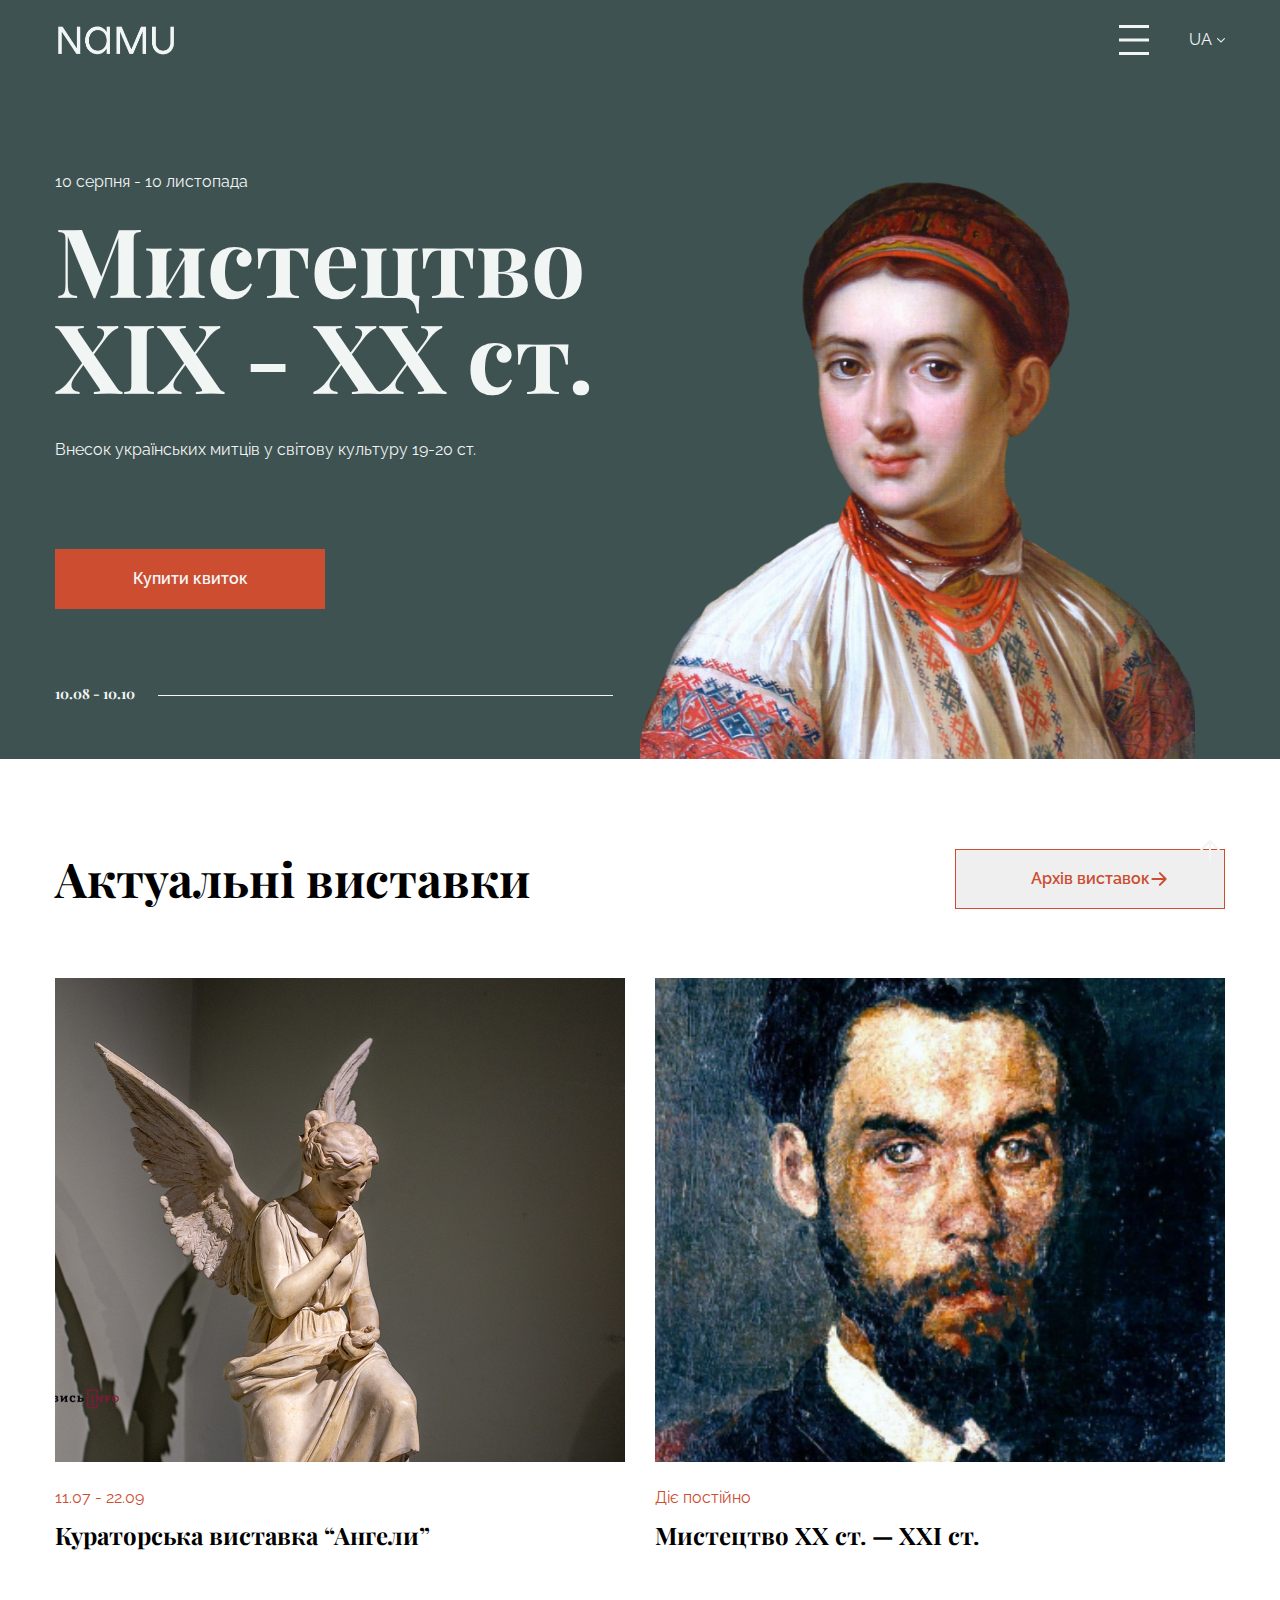
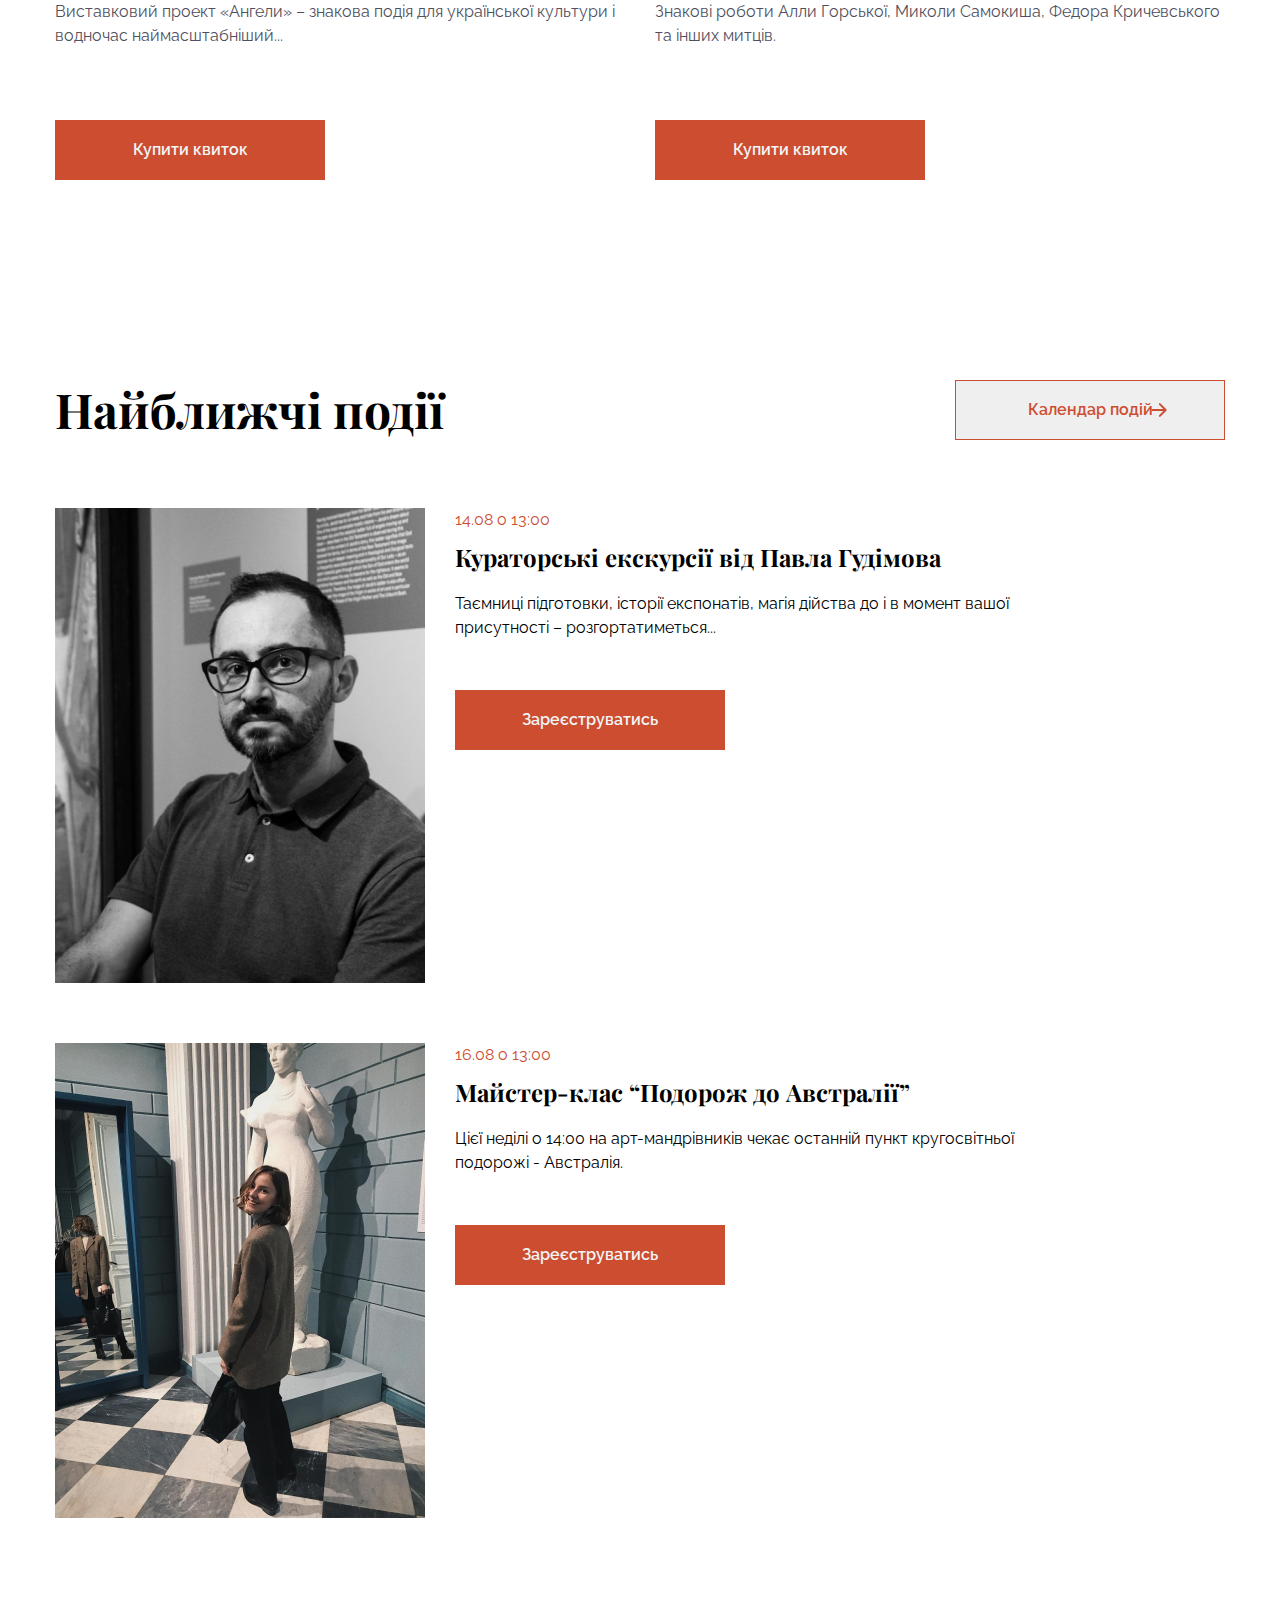
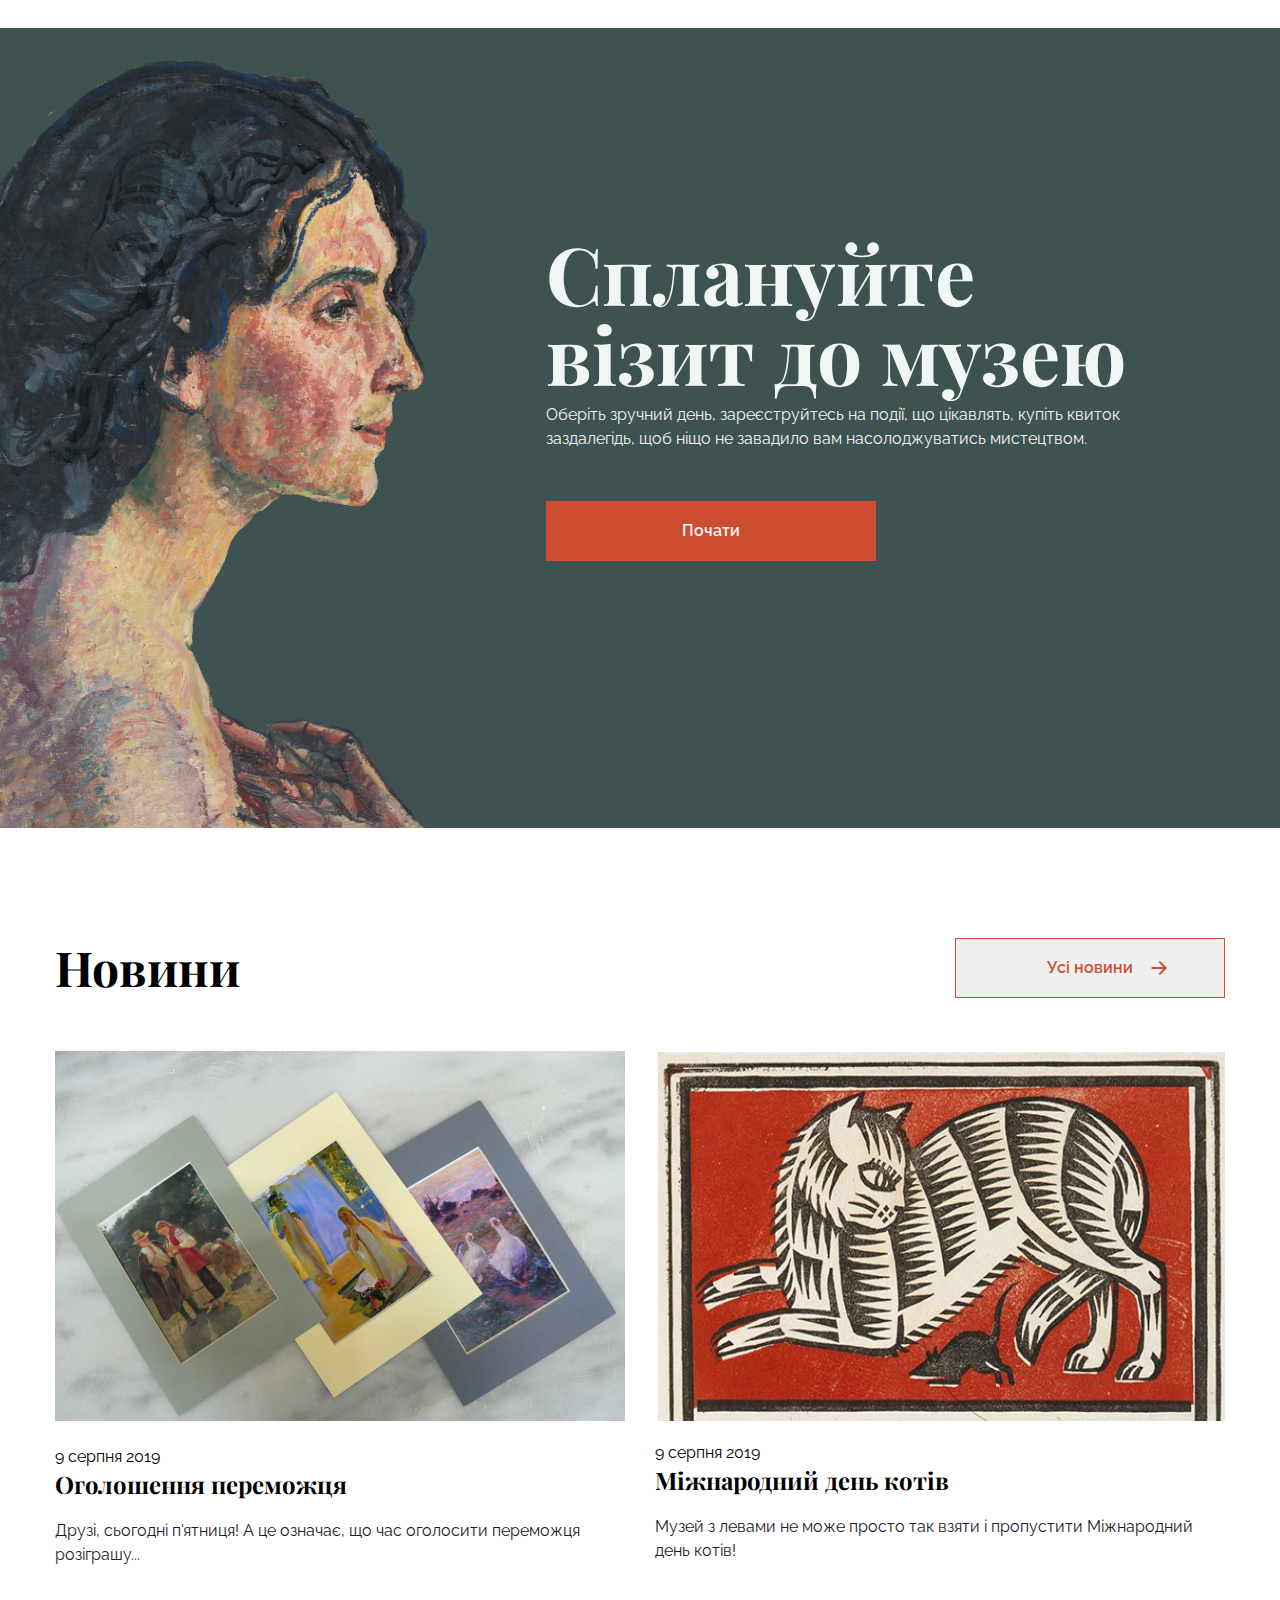
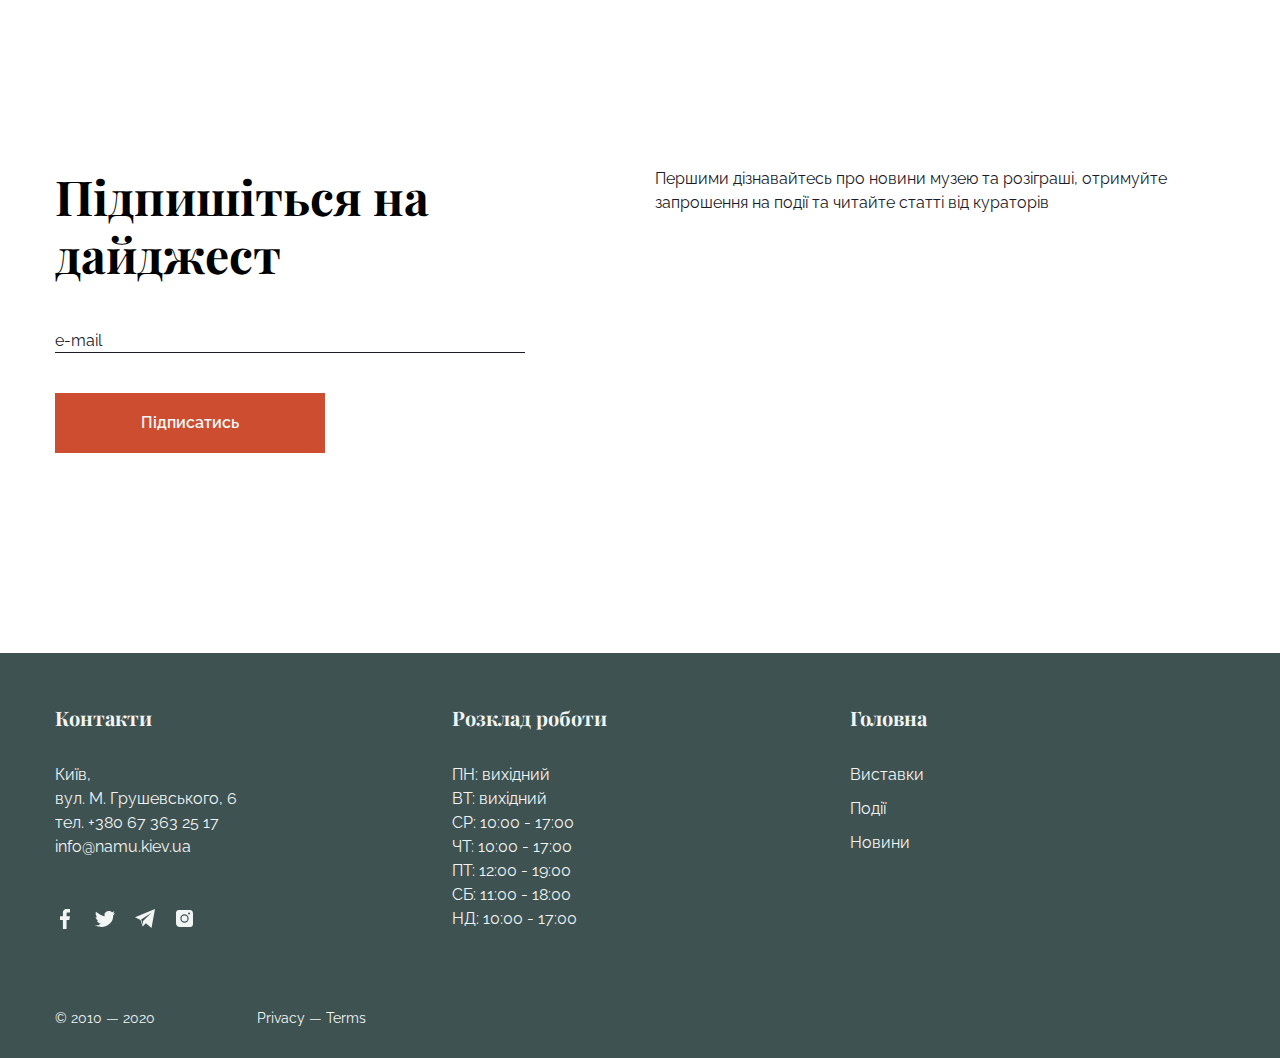
<file: index.html>
<!doctype html><html lang="en"><head><meta charset="utf-8"><meta name="viewport" content="width=device-width, initial-scale=1.0"><title>Title</title><link rel="stylesheet" href="index.d1d70b05.css"><link rel="preconnect" href="https://fonts.googleapis.com"><link rel="preconnect" href="https://fonts.gstatic.com" crossorigin><link href="https://fonts.googleapis.com/css2?family=Playfair+Display:ital,wght@0,400..900;1,400..900&family=Raleway:ital,wght@0,100..900;1,100..900&display=swap" rel="stylesheet"></head><body> <header class="header"> <div class="header__top"> <img class="header__top--logo" src="header-logo.01240f5e.png" alt="NAMU-logo"> <div class="header__top--right-box"> <div class="header__lang lang"> <span class="lang__item">UA</span> <img class="icon icon--arrowdown" src="arrowdown.0a03adca.png" alt="arrowdown"> </div> <a class="header__top--menu icon" href="#menu"></a> </div> </div> <div class="header__content"> <span class="header__date">10 серпня - 10 листопада</span> <h1 class="header__title">Мистецтво ХІХ - ХХ ст.</h1> <span class="header__descr"> Внесок українських митців у світову культуру 19-20 ст. </span> <button class="button header__button"> <a class="button--link header__button--link" href="#"> Купити квиток </a> </button> <img class="header__image" src="header-image.29e80257.png" alt="image"> <h6 class="header__date--bottom">10.08 - 10.10</h6> </div> </header> <aside class="menu" id="menu"> <div class="menu__top"> <a href="#"> <img class="header__top--logo" src="header-logo.01240f5e.png" alt="NAMU-logo"> </a> <div class="menu__right-box"> <div class="lang"> <span class="lang__item">UA</span> <img class="icon icon--arrowdown" src="arrowdown.0a03adca.png" alt="arrowdown"> </div> <a class="icon icon--close" href="#"></a> </div> </div> <div class="menu__content"> <span class="menu__content--descr1">Розклад сьогодні:</span> <p class="menu__content--title">12:00 - 19:00</p> <span class="menu__content--descr2">Адреса:</span> <a class="menu__content--adress" href="https://www.google.com/maps/dir//%D0%B2%D1%83%D0%BB%D0%B8%D1%86%D1%8F+%D0%9C%D0%B8%D1%85%D0%B0%D0%B9%D0%BB%D0%B0+%D0%93%D1%80%D1%83%D1%88%D0%B5%D0%B2%D1%81%D1%8C%D0%BA%D0%BE%D0%B3%D0%BE,+6,+%D0%9A%D0%B8%D1%97%D0%B2,+02000/@50.4494105,30.4481869,12z/data=!4m8!4m7!1m0!1m5!1m1!1s0x40d4ce52445a8315:0x5e30ef474eddac89!2m2!1d30.5307593!2d50.4494397?hl=uk-UK&entry=ttu"> Київ, вул. М. Грушевського, 6 </a> <div class="nav"> <ul class="nav__list"> <li class="nav__list--item"> <a class="nav__link" href="#exhibitions"> Актуальні виставки </a> </li> <li class="nav__list--item"> <a class="nav__link" href="#events"> Найближчі події </a> </li> <li class="nav__list--item nav__list--item-margim-bottom"> <a class="nav__link" href="#news"> Новини </a> </li> </ul> </div> <hr class="menu__hr"> <button class="button menu__button"> <a class="button--link" href="#"> Купити квиток </a> </button> <div class="menu__image"></div> </div> </aside> <main class="main"> <section class="exhibitions" id="exhibitions"> <h3 class="exhibitions__title">Актуальні виставки</h3> <button class="button-transparent button-transparent--onTablet"> <a class="button-transparent__link" href="#"> Архів виставок <div class="button-transparent__arrow"></div> </a> </button> <div class="exhibition exhibition--angels"> <img src="angels.8b095590.png" alt="img-angels" class="exhibition__img"> <span class="exhibition__date">11.07 - 22.09</span> <h4 class="exhibition__title">Кураторська виставка “Ангели”</h4> <span class="exhibition__descr"> Виставковий проект «Ангели» – знакова подія для української культури і водночас наймасштабніший... </span> <button class="button"> <a class="button--link" href="#"> Купити квиток </a> </button> </div> <div class="exhibition exhibition--art"> <img src="art.875f6eed.png" alt="art" class="exhibition__img"> <span class="exhibition__date">Діє постійно</span> <h4 class="exhibition__title">Мистецтво ХХ ст. — XXI ст.</h4> <span class="exhibition__descr"> Знакові роботи Алли Горської, Миколи Самокиша, Федора Кричевського та інших митців. </span> <button class="button"> <a class="button--link" href="#"> Купити квиток </a> </button> <button class="button-transparent button-transparent--onMobile"> <a class="button-transparent__link" href="#"> Архів виставок <div class="button-transparent__arrow"></div> </a> </button> </div> </section> <section class="events" id="events"> <h3 class="events__title">Найближчі події</h3> <button class="button-transparent button-transparent--onTablet"> <a class="button-transparent__link" href="#"> Календар подій <div class="button-transparent__arrow"></div> </a> </button> <div class="event"> <img src="event-1.636535ec.png" alt="Павло Гудімов" class="event__img"> <div class="event__wrap"> <span class="event__date">14.08 о 13:00</span> <h4 class="event__title"> Кураторські екскурсії від Павла Гудімова </h4> <span class="event__descr"> Таємниці підготовки, історії експонатів, магія дійства до і в момент вашої присутності – розгортатиметься... </span> <button class="button"> <a class="button--link" href="#"> Зареєструватись </a> </button> </div> </div> <div class="event"> <img src="event-2.0a982e71.png" alt="Пщдщрож до Австралії" class="event__img"> <div class="event__wrap"> <span class="event__date">16.08 о 13:00</span> <h4 class="event__title">Майстер-клас “Подорож до Австралії”</h4> <span class="event__descr"> Цієї неділі о 14:00 на арт-мандрівників чекає останній пункт кругосвітньої подорожі - Австралія. </span> <button class="button"> <a class="button--link" href="#"> Зареєструватись </a> </button> </div> <button class="button-transparent button-transparent--onMobile"> <a class="button-transparent__link" href="#"> Календар подій <div class="button-transparent__arrow"></div> </a> </button> </div> </section> <section class="visit" id="visit"> <img class="visit__img" src="img-destop.9d2fea72.png" alt="img"> <div class="visit__wrap"> <h2 class="visit__title">Сплануйте візит до музею</h2> <span class="visit__descr"> Оберіть зручний день, зареєструйтесь на події, що цікавлять, купіть квиток заздалегідь, щоб ніщо не завадило вам насолоджуватись мистецтвом. </span> <button class="button button--start"> <a class="button--link" href="#"> Почати </a> </button> </div> </section> <section class="news" id="news"> <h3 class="news__title">Новини</h3> <button class="button-transparent button-transparent--onTablet"> <a class="button-transparent__link" href="#"> Усі новини <div class="button-transparent__arrow"></div> </a> </button> <div class="news-wrap news-wrap--winner"> <img src="winner.b45736eb.png" alt="img-winner" class="news-wrap__img"> <span class="news-wrap__date">9 серпня 2019</span> <h4 class="news-wrap__title">Оголошення переможця</h4> <span class="news-wrap__descr"> Друзі, сьогодні п'ятниця! А це означає, що час оголосити переможця розіграшу... </span> </div> <div class="news-wrap news-wrap--cats"> <img src="cats.24fc9f62.png" alt="img-cats" class="news-wrap__img news-wrap__img--cats"> <img src="cats-dasktop.94196ced.png" alt="img-cats" class="news-wrap__img--desktop"> <span class="news-wrap__date">9 серпня 2019</span> <h4 class="news-wrap__title">Міжнародний день котів</h4> <span class="news-wrap__descr"> Музей з левами не може просто так взяти і пропустити Міжнародний день котів! </span> <button class="button-transparent button-transparent--onMobile"> <a class="button-transparent__link" href="#"> Усі новини </a> <a href="#" class="button-transparent__arrow"></a> </button> </div> </section> <section class="subscription"> <h3 class="subscription__title">Підпишіться на дайджест</h3> <span class="subscription__descr"> Першими дізнавайтесь про новини музею та розіграші, отримуйте запрошення на події та читайте статті від кураторів </span> <input class="subscription__input" name="email" type="email" id="emeil" placeholder="e-mail" required> <button class="button"> <a class="button--link" href="#"> Підписатись </a> </button> </section> </main> <footer class="footer"> <div class="footer__contacts"> <h5 class="footer__contacts--title">Контакти</h5> <a target="_blank" class="footer__contacts--adress footer__link" href="https://www.google.com/maps/dir//%D0%B2%D1%83%D0%BB%D0%B8%D1%86%D1%8F+%D0%9C%D0%B8%D1%85%D0%B0%D0%B9%D0%BB%D0%B0+%D0%93%D1%80%D1%83%D1%88%D0%B5%D0%B2%D1%81%D1%8C%D0%BA%D0%BE%D0%B3%D0%BE,+6,+%D0%9A%D0%B8%D1%97%D0%B2/@50.4494105,30.4481869,12z/data=!4m8!4m7!1m0!1m5!1m1!1s0x40d4ce52445a8315:0x5e30ef474eddac89!2m2!1d30.5307593!2d50.4494397?hl=uk-UK&entry=ttu"> Київ, <br> вул. М. Грушевського, 6 </a> <a target="_blank" class="footer__contacts--tel footer__link" href="tel:+380673632517"> тел. +380 67 363 25 17 </a> <a target="_blank" class="footer__contacts--emeil footer__link" href="https://mail.google.com/mail/u/0/?tab=rm&ogbl#inbox"> info@namu.kiev.ua </a> <div class="footer__contacts--wrap"> <a target="_blank" href="https://uk-ua.facebook.com/login/?next=https%3A%2F%2Fuk-ua.facebook.com%2F"> <img src="facebook.e089b90c.svg" alt="facebook"> </a> <a target="_blank" href="https://twitter.com/?lang=ru"> <img src="twitter.ddf64e7d.svg" alt="twitter"> </a> <a target="_blank" href="https://web.telegram.org/"> <img src="telegram.6de570a3.svg" alt="telegram"> </a> <a target="_blank" href="https://www.instagram.com/"> <img src="instagram.7e420741.svg" alt="instagram"> </a> </div> </div> <div class="footer__schedule"> <h5 class="footer__schedule--title">Розклад роботи</h5> <span class="footer__schedule--time"> ПН: вихідний <br> ВТ: вихідний <br> СР: 10:00 - 17:00 <br> ЧТ: 10:00 - 17:00 <br> ПТ: 12:00 - 19:00 <br> СБ: 11:00 - 18:00 <br> НД: 10:00 - 17:00 </span> </div> <div class="footer__main"> <a href="#" class="footer__link footer__main--linkOnTop"> Головна </a> <a href="#exhibitions" class="footer__link footer__main--link"> Виставки </a> <a href="#events" class="footer__link footer__main--link"> Події </a> <a href="#news" class="footer__link footer__main--link"> Новини </a> </div> <div class="footer__bottom"> <p class="footer__bottom--date">© 2010 — 2020</p> <p class="footer__bottom--privacy">Privacy — Terms</p> </div> <a class="footer__toUpper" href="#"> <img src="scroll%20up.06f607fa.svg" alt="scroll-up"> </a> </footer> <script src="index.11cfbc3c.js"></script> </body></html>
</file>
<file: index.d1d70b05.css>
h1{font-family:Playfair Display;font-size:48px;font-weight:700;line-height:48px}@media (width>=576px){h1{font-size:72px;line-height:72px}}@media (width>=1280px){h1{font-size:96px;line-height:96px}}h2{font-family:Playfair Display;font-size:38px;font-weight:700;line-height:38px}@media (width>=576px){h2{font-size:62px;line-height:62px}}@media (width>=1280px){h2{font-size:80px;font-weight:700;line-height:80px}}h3{font-family:Playfair Display;font-size:28px;font-weight:700;line-height:35px}@media (width>=576px){h3{font-size:40px;line-height:50px}}@media (width>=1280px){h3{font-size:48px;line-height:58px}}h4{font-family:Playfair Display;font-size:20px;font-weight:700;line-height:25px}@media (width>=576px){h4{font-size:24px;line-height:30px}}h5{font-family:Playfair Display;font-size:20px;font-weight:700;line-height:30px}@media (width>=576px){h5{font-size:20px;line-height:30px}}h6{font-family:Playfair Display;font-size:14px;font-weight:700;line-height:18px}@media (width>=576px){h6{font-size:14px;line-height:18px}}.button--link{color:#f1f5f4;width:100%;font-family:Raleway;font-size:16px;font-weight:600;line-height:56px;text-decoration:none;display:block}span{font-family:Raleway;font-size:16px;font-weight:400;line-height:20px}@media (width>=576px){span{font-size:16px;line-height:24px}}@media (width>=1280px){span{font-size:16px}}p{font-family:Raleway;font-size:14px;font-weight:400;line-height:24px}@media (width>=576px){p{line-height:20px}}.header{color:#f1f5f4;background-color:#3f5252;margin-bottom:90px;padding-inline:20px}@media (width>=576px){.header{padding-inline:39px}}@media (width>=1280px){.header{padding-inline:55px}}.header__top{justify-content:space-between;align-items:center;height:80px;margin-bottom:50px;display:flex}@media (width>=576px){.header__top{margin-bottom:99px}}@media (width>=1280px){.header__top{margin-bottom:90px}}.header__top--logo{width:123px;height:40px}.header__top--menu{background-image:url(header-menu.a07d6ea5.png)}.header__top--right-box{justify-content:space-between;align-items:center;gap:30px;display:flex}@media (width>=576px){.header__top--right-box{gap:40px}.header__content{grid-template-columns:repeat(2,1fr);column-gap:20px;display:grid}}@media (width>=576px) and (width>=576px){.header__content{grid-template-columns:repeat(6,1fr);column-gap:30px}}@media (width>=576px) and (width>=1280px){.header__content{grid-template-columns:repeat(12,1fr)}}@media (width>=1280px){.header__content{grid-template-columns:6fr 6fr;grid-template-areas:"data img""title img""descr img""button img""time img"}}.header__date{margin-bottom:10px}@media (width>=576px){.header__date{grid-column:1/-1}}@media (width>=1280px){.header__date{grid-area:data}}.header__date--bottom{display:none}@media (width>=1280px){.header__date--bottom{grid-area:time;margin-bottom:50px;display:grid;position:relative}.header__date--bottom:after{content:"";background-color:#f1f5f4;width:82%;height:1px;position:absolute;top:10px;left:103px}}.header__title{margin-bottom:30px}@media (width>=576px){.header__title{grid-column:1/6;margin-bottom:20px}}@media (width>=1280px){.header__title{grid-area:title;margin-bottom:30px}}.header__descr{color:#f1f5f4;margin-bottom:40px;display:block}@media (width>=576px){.header__descr{grid-column:1/4;margin-bottom:50px}}@media (width>=1280px){.header__descr{grid-area:descr;margin-bottom:81px}}.header__button{margin-bottom:40px}@media (width>=576px){.header__button{grid-column:1/3;margin-bottom:70px}}@media (width>=1280px){.header__button{grid-area:button}}.header__image{width:100%;height:100%;margin:0 auto;display:block}@media (width>=576px){.header__image{grid-column:2/6}}@media (width>=1280px){.header__image{grid-area:img}}.header__lang{display:none!important}@media (width>=576px){.header__lang{order:2;display:flex!important}}.footer{color:#f1f5f4;background-color:#3f5252;padding-inline:20px}@media (width>=576px){.footer{padding-inline:39px}}@media (width>=1280px){.footer{padding-inline:55px}}@media (width>=576px){.footer{grid-template-columns:repeat(2,1fr);column-gap:20px;padding-top:50px;display:grid}}@media (width>=576px) and (width>=576px){.footer{grid-template-columns:repeat(6,1fr);column-gap:30px}}@media (width>=576px) and (width>=1280px){.footer{grid-template-columns:repeat(12,1fr)}}.footer__contacts{line-height:24px}@media (width>=576px){.footer__contacts{grid-column:1/3}}@media (width>=1280px){.footer__contacts{grid-column:1/4}}.footer__contacts--title{margin-bottom:10px;padding-top:34px;font-size:18px;font-weight:700;line-height:27px}@media (width>=576px){.footer__contacts--title{margin-bottom:30px;padding-top:0;font-size:20px;line-height:30px}}.footer__contacts--wrap{gap:20px;margin-block:30px 50px;display:flex}@media (width>=576px){.footer__contacts--wrap{margin-block:50px 62px}}@media (width>=1280px){.footer__contacts--wrap{margin-bottom:72px}}.footer__schedule{margin-bottom:50px}@media (width>=576px){.footer__schedule{grid-column:3/5}}@media (width>=1280px){.footer__schedule{grid-column:5/7}}.footer__schedule--title{margin-bottom:10px;font-size:18px;font-weight:700;line-height:27px}@media (width>=576px){.footer__schedule--title{margin-bottom:30px;font-size:20px;line-height:30px}}.footer__schedule--time{color:#f1f5f4;line-height:24px}.footer__main{margin-bottom:60px}@media (width>=576px){.footer__main{grid-column:5/6}}@media (width>=1280px){.footer__main{grid-column:9/10}}.footer__main--link{margin-bottom:5px;line-height:24px}@media (width>=576px){.footer__main--link{margin-bottom:10px}}.footer__main--linkOnTop{margin-bottom:10px;font-family:Playfair Display;font-size:20px;font-weight:700;line-height:30px}@media (width>=576px){.footer__main--linkOnTop{margin-bottom:30px}}.footer__bottom{gap:23px;padding-bottom:30px;line-height:20px;display:flex}@media (width>=576px){.footer__bottom{grid-column:1/4}}@media (width>=1280px){.footer__bottom{grid-column:1/5;gap:102px}.footer__bottom--date{grid-column:1/4}}.footer__link{color:#f1f5f4;text-decoration:none;display:block}.footer__toUpper{position:fixed;bottom:27px;right:20px}@media (width>=576px){.footer__toUpper{bottom:30px;right:39px}}@media (width>=1280px){.footer__toUpper{right:55px}}.button{background-color:#cd4d31;border-style:none;width:100%;height:60px;transition:background-color .3s}.button:hover{background-color:#af3419}.button:active{background-color:#ea340d}.button:disabled{background-color:#dd836f}@media (width>=576px){.button{grid-column:1/4}}@media (width>=1280px){.button{width:270px}}.button--start{margin-bottom:50px}@media (width>=576px){.button--start{width:330px;margin-bottom:80px}}.menu{color:#f1f5f4;opacity:0;pointer-events:none;background-color:#3f5252;height:100vh;padding-inline:20px;transition:all .3s;position:fixed;top:0;left:0;right:0;overflow:auto;transform:translate(-100%)}.menu:target{opacity:1;pointer-events:all;transform:translate(0)}@media (width>=576px){.menu{padding-inline:39px}}@media (width>=1280px){.menu{padding-inline:55px}}.menu__top{justify-content:space-between;align-items:center;height:80px;margin-bottom:10px;display:flex}@media (width>=576px){.menu__top{margin-bottom:30px}}.menu__right-box{justify-content:space-between;align-items:center;gap:30px;display:flex}@media (width>=576px){.menu__right-box{flex-direction:row-reverse}.menu__content{grid-template-columns:repeat(2,1fr);column-gap:20px;display:grid}}@media (width>=576px) and (width>=576px){.menu__content{grid-template-columns:repeat(6,1fr);column-gap:30px}}@media (width>=576px) and (width>=1280px){.menu__content{grid-template-columns:repeat(12,1fr)}}@media (width>=576px){.menu__content--descr1{grid-area:1/1/auto/4}.menu__content--descr2{grid-area:1/3/auto/4}}.menu__content--title{margin-bottom:20px;font-weight:600}@media (width>=576px){.menu__content--title{grid-column:1/3;margin-bottom:50px;font-size:16px}}@media (width>=1280px){.menu__content--title{margin-bottom:70px}}.menu__content--adress{color:#f1f5f4;margin-bottom:40px;font-family:Raleway;font-size:16px;font-weight:600;line-height:24px;text-decoration:none;display:block}@media (width>=576px){.menu__content--adress{grid-column:3/6;margin-bottom:50px}}@media (width>=1280px){.menu__content--adress{margin-bottom:70px}}.menu__button{margin-top:40px;margin-bottom:238px}@media (width>=576px){.menu__button{margin-block:60px 108px}.menu__image{float:right;background-image:url(img-menu.46bdec75.png);background-position:bottom;background-repeat:no-repeat;background-size:contain;grid-column:2/6;width:100%;height:466px}}@media (width>=1280px){.menu__image{grid-column:7/-1;width:624px;height:697px;position:absolute;right:0}}@media (width>=576px){.menu__wrap{grid-template-columns:repeat(2,1fr);column-gap:20px;display:grid}}@media (width>=576px) and (width>=576px){.menu__wrap{grid-template-columns:repeat(6,1fr);column-gap:30px}}@media (width>=576px) and (width>=1280px){.menu__wrap{grid-template-columns:repeat(12,1fr)}}@media (width>=576px){.menu__hr{grid-column:1/-1}}@media (width>=1280px){.menu__hr{grid-column:1/7}}.icon{background-repeat:no-repeat;background-size:cover;width:22px;height:22px;transition:transform .3s}.icon:hover{transform:scale(1.2)}@media (width>=576px){.icon{width:30px;height:30px}}.icon--close{background-image:url(close.d62757bc.png)}.icon--arrowdown{width:8px;height:5px}.nav{margin-bottom:40px}@media (width>=576px){.nav{grid-column:1/6;margin-bottom:0}}@media (width>=1280px){.nav{grid-column:1/7}}.nav__list{list-style:none}.nav__list--item{margin-bottom:20px}@media (width>=576px){.nav__list--item{margin-bottom:30px}}@media (width>=1280px){.nav__list--item{margin-bottom:60px}.nav__list--item:hover :after{content:"";background-color:#f1f5f4;width:100%;height:1px;position:absolute;top:60px;left:0}}@media (width>=576px){.nav__list--item-margim-bottom{margin-bottom:50px}}@media (width>=1280px){.nav__list--item-margim-bottom{margin-bottom:60px}}.nav__link{color:#f1f5f4;font-family:Playfair Display;font-size:20px;font-weight:700;line-height:30px;text-decoration:none;position:relative}@media (width>=576px){.nav__link{font-size:48px;line-height:58px}}body{min-width:320px}.lang{align-items:center;gap:5px;display:flex}.exhibitions{margin-bottom:120px;padding-inline:20px}@media (width>=576px){.exhibitions{padding-inline:39px}}@media (width>=1280px){.exhibitions{padding-inline:55px}}@media (width>=576px){.exhibitions{grid-template-columns:repeat(2,1fr);column-gap:20px;margin-bottom:160px;display:grid}}@media (width>=576px) and (width>=576px){.exhibitions{grid-template-columns:repeat(6,1fr);column-gap:30px}}@media (width>=576px) and (width>=1280px){.exhibitions{grid-template-columns:repeat(12,1fr)}}@media (width>=1280px){.exhibitions{margin-bottom:200px}}.exhibitions__title{margin-bottom:60px}@media (width>=576px){.exhibitions__title{grid-column:1/5;margin-bottom:75px}}@media (width>=1280px){.exhibitions__title{grid-column:1/7;margin-bottom:71px}}.exhibition{margin-bottom:60px}@media (width>=576px){.exhibition{margin-bottom:0}}.exhibition__img{object-fit:cover;object-position:left;width:100%;height:356px;margin-bottom:20px}@media (width>=576px){.exhibition__img{height:420px}}@media (width>=1280px){.exhibition__img{height:484px}}.exhibition__date{color:#cd4d31;margin-bottom:10px;display:block}.exhibition__title{margin-bottom:20px}@media (width>=576px){.exhibition__title{height:60px}}.exhibition__descr{color:#504f5e;margin-bottom:30px;display:block}@media (width>=576px){.exhibition__descr{height:70px;margin-bottom:40px}}@media (width>=1280px){.exhibition__descr{margin-bottom:50px}}@media (width>=576px){.exhibition--angels{grid-column:1/4}}@media (width>=1280px){.exhibition--angels{grid-column:1/7}}@media (width>=576px){.exhibition--art{grid-column:4/-1}}@media (width>=1280px){.exhibition--art{grid-column:7/-1}}.button-transparent{color:#f1f5f4;border:1px solid #cd4d31;width:100%;height:60px;margin-top:30px;transition:border-color .3s;position:relative}.button-transparent:hover{border-color:#af3419}.button-transparent:active{border-color:#ea340d}@media (width>=576px){.button-transparent--onMobile{display:none}}.button-transparent--onTablet{display:none}@media (width>=576px){.button-transparent--onTablet{grid-column:5/-1;margin:0;display:block}}@media (width>=1280px){.button-transparent--onTablet{grid-column:10/-1}}.button-transparent__link{color:#cd4d31;width:100%;font-family:Raleway;font-size:16px;font-weight:600;line-height:56px;text-decoration:none;display:block}.button-transparent__arrow{background-image:url(arrow.8951bb24.svg);background-repeat:no-repeat;width:20px;height:20px;display:block;position:absolute;top:19px;right:49px}@media (width>=576px){.button-transparent__arrow{right:6px}}@media (width>=1280px){.button-transparent__arrow{right:55px}}.events{margin-bottom:90px;padding-inline:20px}@media (width>=576px){.events{padding-inline:39px}}@media (width>=1280px){.events{padding-inline:55px}}@media (width>=576px){.events{grid-template-columns:repeat(2,1fr);column-gap:20px;margin-bottom:100px;display:grid}}@media (width>=576px) and (width>=576px){.events{grid-template-columns:repeat(6,1fr);column-gap:30px}}@media (width>=576px) and (width>=1280px){.events{grid-template-columns:repeat(12,1fr)}}@media (width>=1280px){.events{margin-bottom:110px}}.events__title{margin-bottom:60px}@media (width>=576px){.events__title{grid-column:1/4;margin-bottom:70px}}@media (width>=1280px){.events__title{grid-column:1/6}}.event{margin-bottom:60px}@media (width>=576px){.event{grid-column:1/-1;gap:30px;margin-bottom:0;display:flex}}@media (width>=576px) and (width>=576px){.event:first-of-type{margin-bottom:70px}}@media (width>=576px) and (width>=1280px){.event:first-of-type{margin-bottom:60px}}@media (width>=1280px){.event{grid-template-columns:repeat(2,1fr);column-gap:20px;display:grid}}@media (width>=1280px) and (width>=576px){.event{grid-template-columns:repeat(6,1fr);column-gap:30px}}@media (width>=1280px) and (width>=1280px){.event{grid-template-columns:repeat(12,1fr)}}.event__img{height:358px;margin-bottom:20px}@media (width>=576px){.event__img{height:422px;margin-bottom:0}}@media (width>=1280px){.event__img{grid-column:1/5;width:100%;height:475px}}.event__date{color:#cd4d31;margin-bottom:10px;display:block}.event__title{margin-bottom:20px}.event__descr{margin-bottom:30px;display:block}@media (width>=576px){.event__descr{margin-bottom:50px}}@media (width>=1280px){.event__wrap{grid-column:5/11}}.visit{color:#f1f5f4;background-color:#3f5252;margin-bottom:90px;padding-inline:20px}@media (width>=576px){.visit{padding-inline:39px}}@media (width>=1280px){.visit{padding-inline:55px}}@media (width>=576px){.visit{grid-template-columns:repeat(2,1fr);column-gap:20px;margin-bottom:120px;display:grid}}@media (width>=576px) and (width>=576px){.visit{grid-template-columns:repeat(6,1fr);column-gap:30px}}@media (width>=576px) and (width>=1280px){.visit{grid-template-columns:repeat(12,1fr)}}@media (width>=1280px){.visit{margin-bottom:110px;padding:0}}.visit__title{margin-bottom:20px;padding-top:50px}@media (width>=576px){.visit__title{padding-top:80px}}@media (width>=1280px){.visit__title{margin-bottom:10px;padding-top:205px}}.visit__descr{color:#f1f5f4;margin-bottom:40px;display:block}@media (width>=576px){.visit__descr{margin-bottom:60px}}@media (width>=1280px){.visit__descr{margin-bottom:50px}}.visit__img{display:none}@media (width>=1280px){.visit__img{grid-column:1/6;width:100%;height:800px;display:block}}@media (width>=576px){.visit__wrap{grid-column:1/5}}@media (width>=1280px){.visit__wrap{grid-column:6/12}}.news{margin-bottom:120px;padding-inline:20px}@media (width>=576px){.news{padding-inline:39px}}@media (width>=1280px){.news{padding-inline:55px}}@media (width>=576px){.news{grid-template-columns:repeat(2,1fr);column-gap:20px;margin-bottom:160px;display:grid}}@media (width>=576px) and (width>=576px){.news{grid-template-columns:repeat(6,1fr);column-gap:30px}}@media (width>=576px) and (width>=1280px){.news{grid-template-columns:repeat(12,1fr)}}@media (width>=1280px){.news{margin-bottom:200px}}.news__title{margin-bottom:60px}@media (width>=576px){.news__title{grid-column:1/4;margin-bottom:55px}}.news-wrap__img{object-fit:cover;width:100%;height:280px;margin-bottom:20px}@media (width>=576px){.news-wrap__img{height:330px}}@media (width>=1280px){.news-wrap__img{height:370px}.news-wrap__img--cats{display:none}}.news-wrap__img--desktop{display:none}@media (width>=1280px){.news-wrap__img--desktop{width:100%;height:370px;margin-bottom:20px;display:block}}.news-wrap__title{margin-bottom:20px}.news-wrap__descr{color:#1c1b29}.news-wrap--winner{margin-bottom:50px}@media (width>=576px){.news-wrap--winner{grid-column:1/4;margin-bottom:0}}@media (width>=1280px){.news-wrap--winner{grid-column:1/7}}@media (width>=576px){.news-wrap--cats{grid-column:4/-1}}@media (width>=1280px){.news-wrap--cats{grid-column:7/-1}}.subscription{margin-bottom:80px;padding-inline:20px}@media (width>=576px){.subscription{padding-inline:39px}}@media (width>=1280px){.subscription{padding-inline:55px}}@media (width>=576px){.subscription{grid-template-columns:repeat(2,1fr);column-gap:20px;margin-bottom:128px;display:grid}}@media (width>=576px) and (width>=576px){.subscription{grid-template-columns:repeat(6,1fr);column-gap:30px}}@media (width>=576px) and (width>=1280px){.subscription{grid-template-columns:repeat(12,1fr)}}@media (width>=1280px){.subscription{margin-bottom:200px}}.subscription__title{margin-bottom:20px}@media (width>=576px){.subscription__title{grid-column:1/6}}@media (width>=1280px){.subscription__title{grid-column:1/6;margin-bottom:50px}}.subscription__descr{margin-bottom:50px;display:block}@media (width>=576px){.subscription__descr{color:#1c1b29;grid-column:1/6}}@media (width>=1280px){.subscription__descr{grid-column:7/-1}}.subscription__input{border:none;border-bottom:1px solid #1c1b29;outline:none;width:100%;margin-bottom:30px;padding-bottom:3px;transition:border-bottom .3s}.subscription__input:hover{border-bottom:1px solid #cd4d31}.subscription__input:focus{color:#cd4d31;border-bottom:1px solid #cd4d31}.subscription__input:not(:placeholder-shown){color:#1c1b29;font-weight:700}@media (width>=576px){.subscription__input{grid-column:1/5}}@media (width>=1280px){.subscription__input{grid-column:1/6;margin-bottom:40px}}.subscription__input::placeholder{color:#1c1b29;font-family:Raleway;font-size:16px;font-weight:400;line-height:24px}.subscription__input:hover::placeholder{color:#cd4d31}*{scroll-behavior:smooth;margin:0;padding:0;font-family:Raleway,sans-serif}
/*# sourceMappingURL=index.d1d70b05.css.map */
</file>
